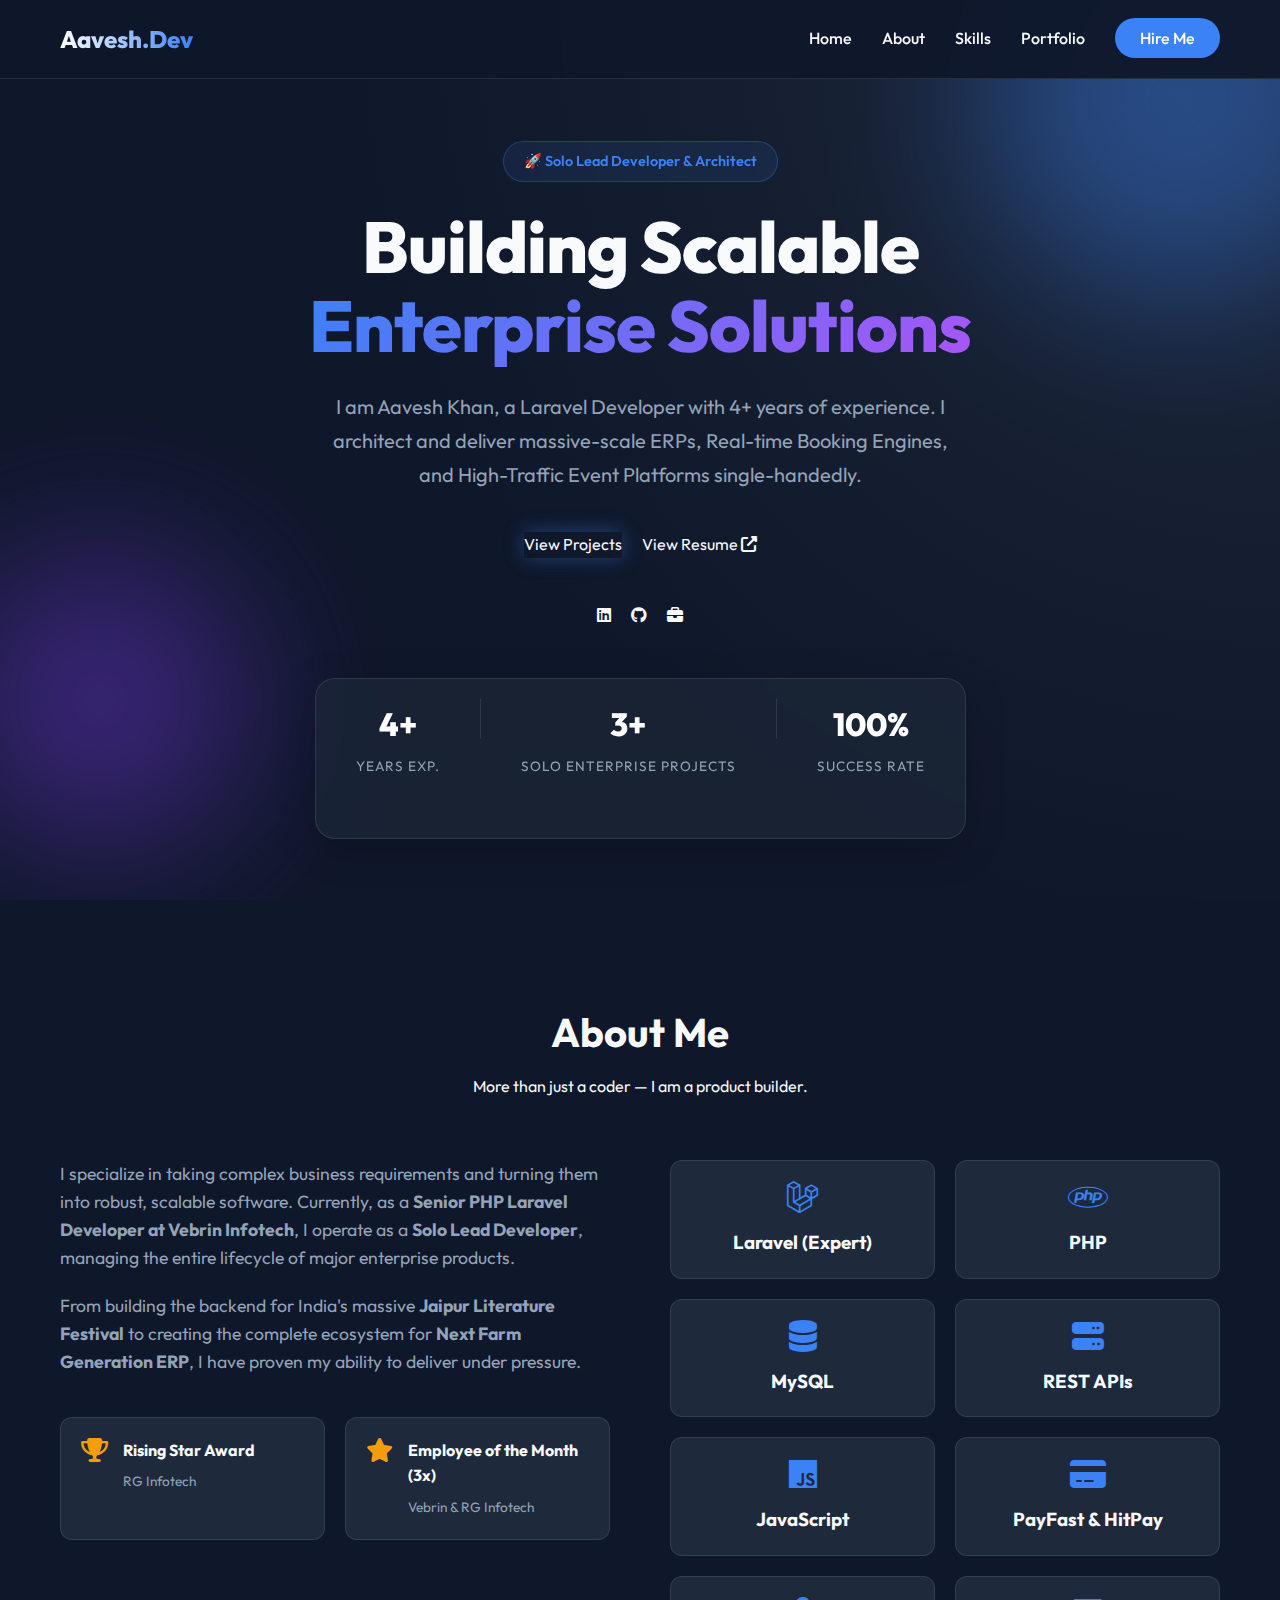
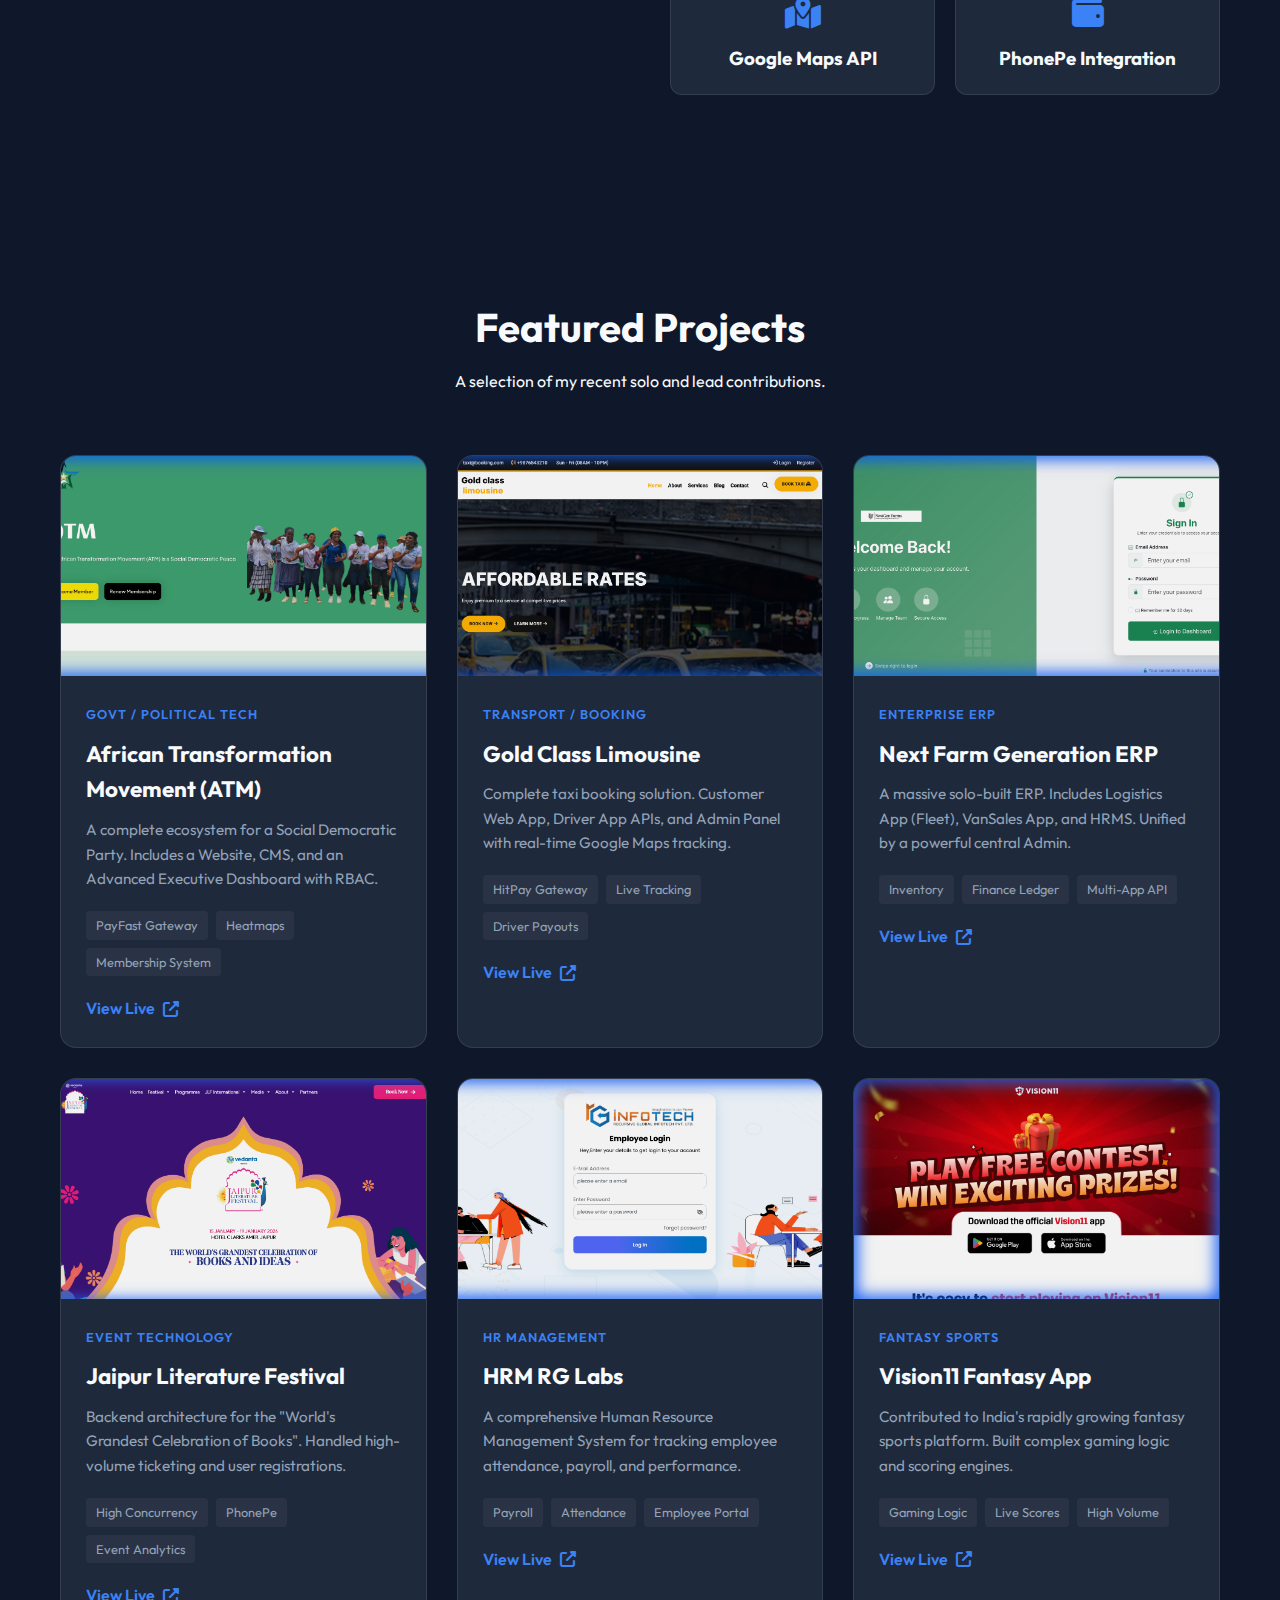
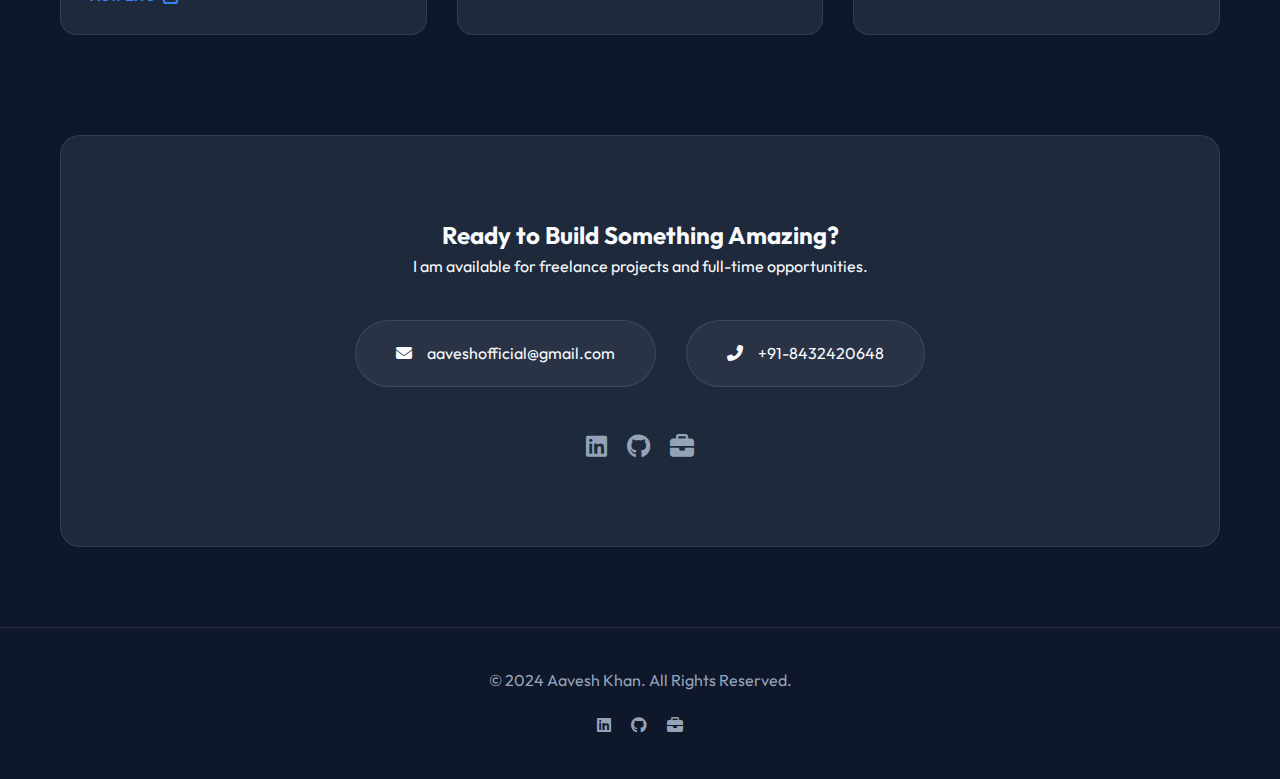
<file: index.html>
<!DOCTYPE html>
<html lang="en">

<head>
    <meta charset="UTF-8">
    <meta name="viewport" content="width=device-width, initial-scale=1.0">
    <title>Aavesh Khan | Elite Laravel Architect</title>
    <link rel="stylesheet" href="assets/css/style.css">
    <link rel="preconnect" href="https://fonts.googleapis.com">
    <link rel="preconnect" href="https://fonts.gstatic.com" crossorigin>
    <link href="https://fonts.googleapis.com/css2?family=Outfit:wght@300;400;500;600;700;800&display=swap"
        rel="stylesheet">
    <link rel="stylesheet" href="https://cdnjs.cloudflare.com/ajax/libs/font-awesome/6.4.0/css/all.min.css">
</head>

<body>

    <!-- Navigation -->
    <nav class="navbar">
        <div class="container">
            <div class="logo">Aavesh<span>.Dev</span></div>
            <ul class="nav-links">
                <li><a href="#home">Home</a></li>
                <li><a href="#about">About</a></li>
                <li><a href="#skills">Skills</a></li>
                <li><a href="#portfolio">Portfolio</a></li>
                <li><a href="#contact" class="btn-contact">Hire Me</a></li>
            </ul>
            <div class="menu-toggle">
                <i class="fas fa-bars"></i>
            </div>
        </div>
    </nav>

    <!-- Hero Section -->
    <section id="home" class="hero">
        <div class="hero-bg-elements">
            <div class="glow-blob blob-1"></div>
            <div class="glow-blob blob-2"></div>
        </div>

        <div class="hero-content">
            <div class="badge">🚀 Solo Lead Developer & Architect</div>
            <h1>Building Scalable <br> <span class="text-gradient">Enterprise Solutions</span></h1>
            <p>I am Aavesh Khan, a Laravel Developer with 4+ years of experience. I architect and deliver
                massive-scale ERPs, Real-time Booking Engines, and High-Traffic Event Platforms single-handedly.</p>

            <div class="hero-buttons">
                <a href="#portfolio" class="btn primary glow-effect">View Projects</a>
                <a href="assets/resume.html" target="_blank" class="btn secondary">View Resume <i
                        class="fas fa-external-link-alt"></i></a>
            </div>

            <div class="hero-socials animated-socials">
                <a href="https://www.linkedin.com/in/md-aavesh-1a8249196" target="_blank" title="LinkedIn"><i
                        class="fab fa-linkedin"></i></a>
                <a href="https://github.com/MohammedAavesh123" target="_blank" title="GitHub"><i
                        class="fab fa-github"></i></a>
                <a href="#" target="_blank" title="Upwork"><i class="fas fa-briefcase"></i></a>
            </div>

            <div class="stats-container glass-panel">
                <div class="stat-box">
                    <h3>4+</h3>
                    <p>Years Exp.</p>
                </div>
                <div class="stat-divider"></div>
                <div class="stat-box">
                    <h3>3+</h3>
                    <p>Solo Enterprise Projects</p>
                </div>
                <div class="stat-divider"></div>
                <div class="stat-box">
                    <h3>100%</h3>
                    <p>Success Rate</p>
                </div>
            </div>
        </div>
    </section>

    <!-- About Section -->
    <section id="about" class="about-section">
        <div class="container">
            <div class="section-title">
                <h2>About Me</h2>
                <p>More than just a coder — I am a product builder.</p>
            </div>
            <div class="about-grid">
                <div class="about-text">
                    <p>I specialize in taking complex business requirements and turning them into robust, scalable
                        software. Currently, as a <strong>Senior PHP Laravel Developer at Vebrin Infotech</strong>, I
                        operate as a <strong>Solo Lead Developer</strong>, managing the entire lifecycle of major
                        enterprise products.</p>
                    <p>From building the backend for India's massive <strong>Jaipur Literature Festival</strong> to
                        creating the complete ecosystem for <strong>Next Farm Generation ERP</strong>, I have proven my
                        ability to deliver under pressure.</p>

                    <div class="awards">
                        <div class="award-item">
                            <i class="fas fa-trophy"></i>
                            <div>
                                <h4>Rising Star Award</h4>
                                <span>RG Infotech</span>
                            </div>
                        </div>
                        <div class="award-item">
                            <i class="fas fa-star"></i>
                            <div>
                                <h4>Employee of the Month (3x)</h4>
                                <span>Vebrin & RG Infotech</span>
                            </div>
                        </div>
                    </div>
                </div>
                <div class="skills-grid" id="skills">
                    <div class="skill-card">
                        <i class="fab fa-laravel"></i>
                        <h3>Laravel (Expert)</h3>
                    </div>
                    <div class="skill-card">
                        <i class="fab fa-php"></i>
                        <h3>PHP</h3>
                    </div>
                    <div class="skill-card">
                        <i class="fas fa-database"></i>
                        <h3>MySQL</h3>
                    </div>
                    <div class="skill-card">
                        <i class="fas fa-server"></i>
                        <h3>REST APIs</h3>
                    </div>
                    <div class="skill-card">
                        <i class="fab fa-js"></i>
                        <h3>JavaScript</h3>
                    </div>
                    <div class="skill-card">
                        <i class="fas fa-credit-card"></i>
                        <h3>PayFast & HitPay</h3>
                    </div>
                    <div class="skill-card">
                        <i class="fas fa-map-marked-alt"></i>
                        <h3>Google Maps API</h3>
                    </div>
                    <div class="skill-card">
                        <i class="fas fa-wallet"></i>
                        <h3>PhonePe Integration</h3>
                    </div>
                </div>
            </div>
        </div>
    </section>

    <!-- Portfolio Section -->
    <section id="portfolio" class="portfolio-section">
        <div class="container">
            <div class="section-title">
                <h2>Featured Projects</h2>
                <p>A selection of my recent solo and lead contributions.</p>
            </div>

            <div class="projects-grid">

                <!-- Project 1: ATM -->
                <div class="project-card">
                    <div class="project-img">
                        <img src="assets/img/atm.png" alt="ATM Admin Panel">
                    </div>
                    <div class="project-info">
                        <span class="category">Govt / Political Tech</span>
                        <h3>African Transformation Movement (ATM)</h3>
                        <p>A complete ecosystem for a Social Democratic Party. Includes a Website, CMS, and an Advanced
                            Executive Dashboard with RBAC.</p>
                        <div class="tags">
                            <span>PayFast Gateway</span>
                            <span>Heatmaps</span>
                            <span>Membership System</span>
                        </div>
                        <a href="https://vebrin.xyz/atm_admin/" target="_blank" class="btn-link">View Live <i
                                class="fas fa-external-link-alt"></i></a>
                    </div>
                </div>

                <!-- Project 2: Gold Class -->
                <div class="project-card">
                    <div class="project-img">
                        <img src="assets/img/goldclass.png" alt="Gold Class Limousine">
                    </div>
                    <div class="project-info">
                        <span class="category">Transport / Booking</span>
                        <h3>Gold Class Limousine</h3>
                        <p>Complete taxi booking solution. Customer Web App, Driver App APIs, and Admin Panel with
                            real-time Google Maps tracking.</p>
                        <div class="tags">
                            <span>HitPay Gateway</span>
                            <span>Live Tracking</span>
                            <span>Driver Payouts</span>
                        </div>
                        <a href="https://vebrin.xyz/gold_class_limousine/" target="_blank" class="btn-link">View Live <i
                                class="fas fa-external-link-alt"></i></a>
                    </div>
                </div>

                <!-- Project 3: Next ERP -->
                <div class="project-card">
                    <div class="project-img">
                        <img src="assets/img/nexterp.png" alt="Next Farm ERP">
                    </div>
                    <div class="project-info">
                        <span class="category">Enterprise ERP</span>
                        <h3>Next Farm Generation ERP</h3>
                        <p>A massive solo-built ERP. Includes Logistics App (Fleet), VanSales App, and HRMS. Unified by
                            a powerful central Admin.</p>
                        <div class="tags">
                            <span>Inventory</span>
                            <span>Finance Ledger</span>
                            <span>Multi-App API</span>
                        </div>
                        <a href="https://nexterp-murex.vercel.app/" target="_blank" class="btn-link">View Live <i
                                class="fas fa-external-link-alt"></i></a>
                    </div>
                </div>

                <!-- Project 4: JLF -->
                <div class="project-card">
                    <div class="project-img">
                        <img src="assets/img/jlf.png" alt="Jaipur Literature Festival">
                    </div>
                    <div class="project-info">
                        <span class="category">Event Technology</span>
                        <h3>Jaipur Literature Festival</h3>
                        <p>Backend architecture for the "World's Grandest Celebration of Books". Handled high-volume
                            ticketing and user registrations.</p>
                        <div class="tags">
                            <span>High Concurrency</span>
                            <span>PhonePe</span>
                            <span>Event Analytics</span>
                        </div>
                        <a href="https://jaipurliteraturefestival.org/" target="_blank" class="btn-link">View Live <i
                                class="fas fa-external-link-alt"></i></a>
                    </div>
                </div>

                <!-- Project 5: HRM -->
                <div class="project-card">
                    <div class="project-img">
                        <img src="assets/img/hrm.png" alt="HRM RG Labs">
                    </div>
                    <div class="project-info">
                        <span class="category">HR Management</span>
                        <h3>HRM RG Labs</h3>
                        <p>A comprehensive Human Resource Management System for tracking employee attendance, payroll,
                            and performance.</p>
                        <div class="tags">
                            <span>Payroll</span>
                            <span>Attendance</span>
                            <span>Employee Portal</span>
                        </div>
                        <a href="https://hrm.rglabs.net/login" target="_blank" class="btn-link">View Live <i
                                class="fas fa-external-link-alt"></i></a>
                    </div>
                </div>

                <!-- Project 6: Vision11 -->
                <div class="project-card">
                    <div class="project-img">
                        <img src="assets/img/vision11.png" alt="Vision11 Fantasy App">
                    </div>
                    <div class="project-info">
                        <span class="category">Fantasy Sports</span>
                        <h3>Vision11 Fantasy App</h3>
                        <p>Contributed to India's rapidly growing fantasy sports platform. Built complex gaming logic
                            and scoring engines.</p>
                        <div class="tags">
                            <span>Gaming Logic</span>
                            <span>Live Scores</span>
                            <span>High Volume</span>
                        </div>
                        <a href="https://www.vision11.in/" target="_blank" class="btn-link">View Live <i
                                class="fas fa-external-link-alt"></i></a>
                    </div>
                </div>

            </div>
        </div>
    </section>

    <!-- Contact Section -->
    <section id="contact" class="contact-section">
        <div class="container">
            <div class="contact-wrapper">
                <h2>Ready to Build Something Amazing?</h2>
                <p>I am available for freelance projects and full-time opportunities.</p>
                <div class="contact-links">
                    <a href="mailto:aaveshofficial@gmail.com" class="contact-card">
                        <i class="fas fa-envelope"></i>
                        <span>aaveshofficial@gmail.com</span>
                    </a>
                    <a href="#" class="contact-card">
                        <i class="fas fa-phone-alt"></i>
                        <span>+91-8432420648</span>
                    </a>
                </div>
                <div class="contact-socials">
                    <a href="https://www.linkedin.com/in/md-aavesh-1a8249196" target="_blank" title="LinkedIn"><i
                            class="fab fa-linkedin"></i></a>
                    <a href="https://github.com/MohammedAavesh123" target="_blank" title="GitHub"><i
                            class="fab fa-github"></i></a>
                    <a href="#" target="_blank" title="Upwork"><i class="fas fa-briefcase"></i></a>
                </div>
            </div>
        </div>
    </section>

    <footer>
        <div class="container">
            <p>&copy; 2024 Aavesh Khan. All Rights Reserved.</p>
            <div class="social-links">
                <a href="https://www.linkedin.com/in/md-aavesh-1a8249196" target="_blank"><i
                        class="fab fa-linkedin"></i></a>
                <a href="https://github.com/MohammedAavesh123" target="_blank"><i class="fab fa-github"></i></a>
                <a href="#" target="_blank"><i class="fas fa-briefcase"></i></a>
            </div>
        </div>
    </footer>

    <script src="assets/js/script.js"></script>
</body>

</html>
</file>
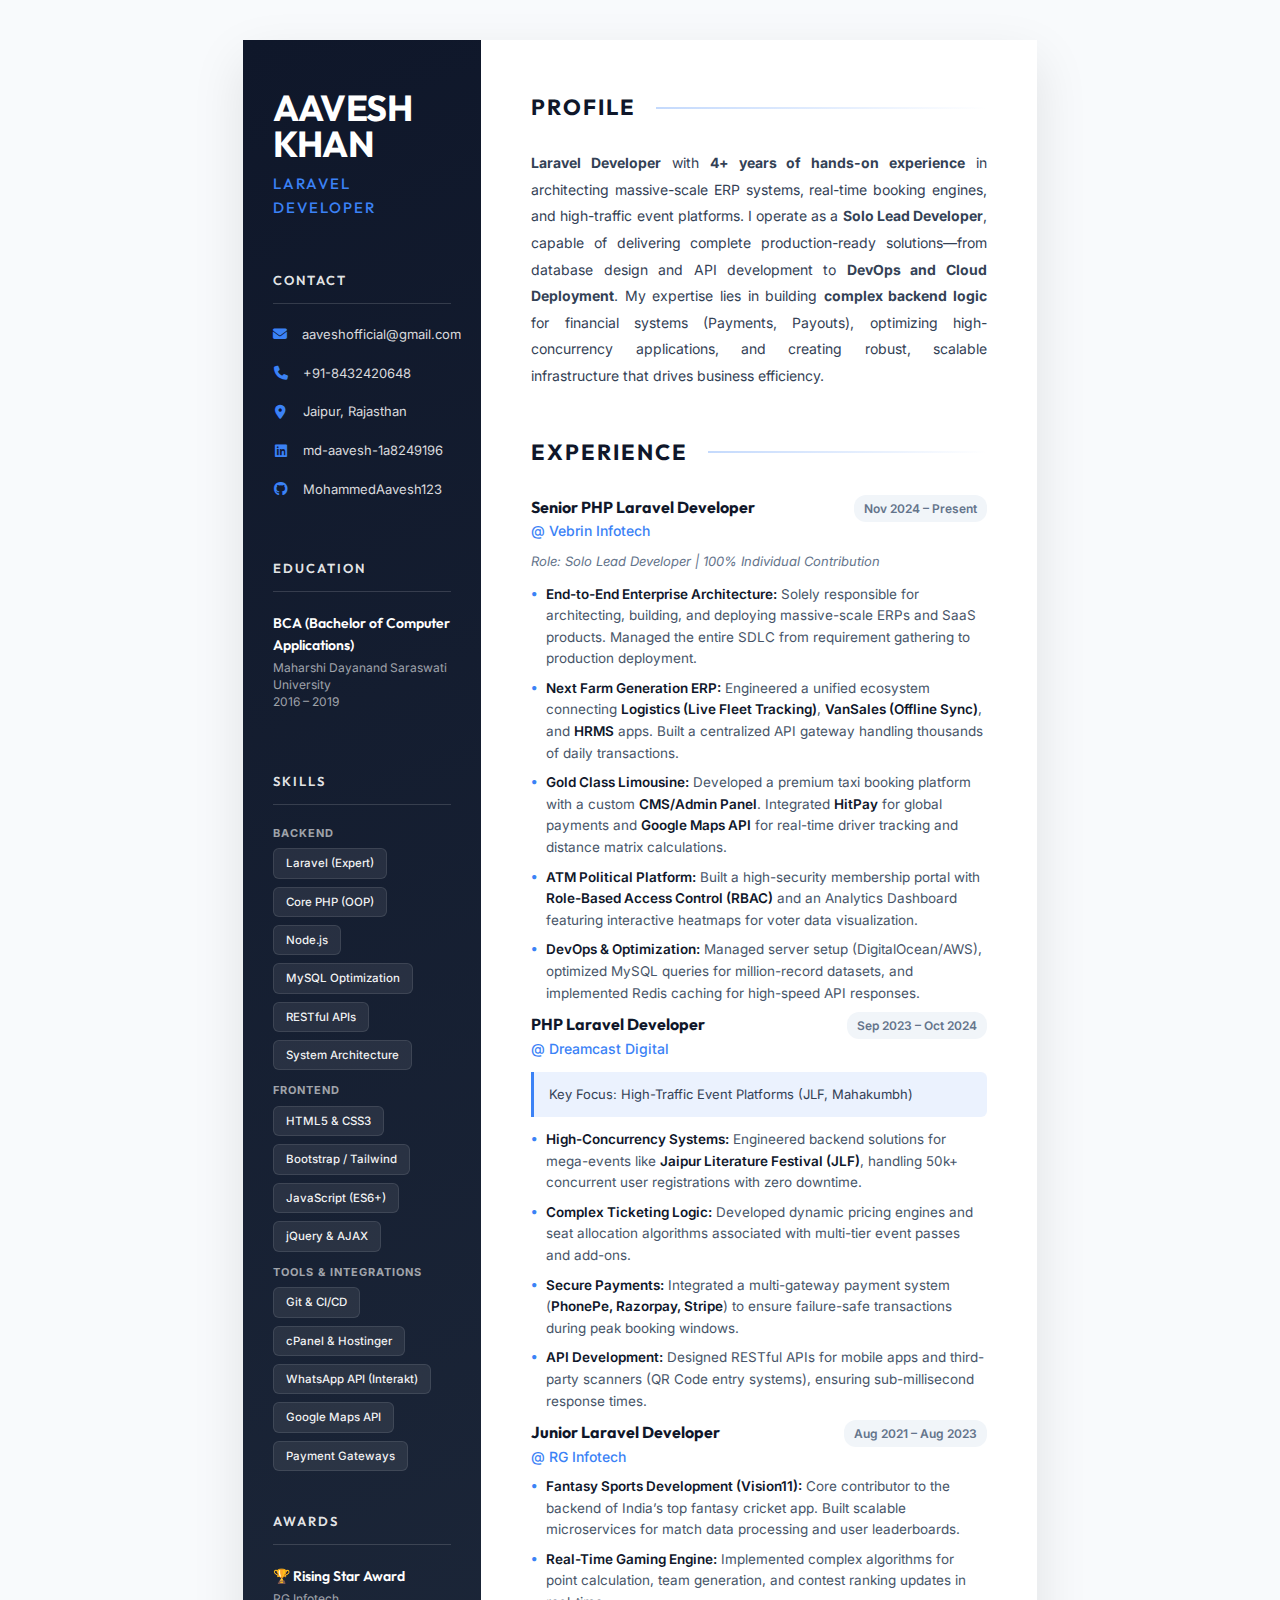
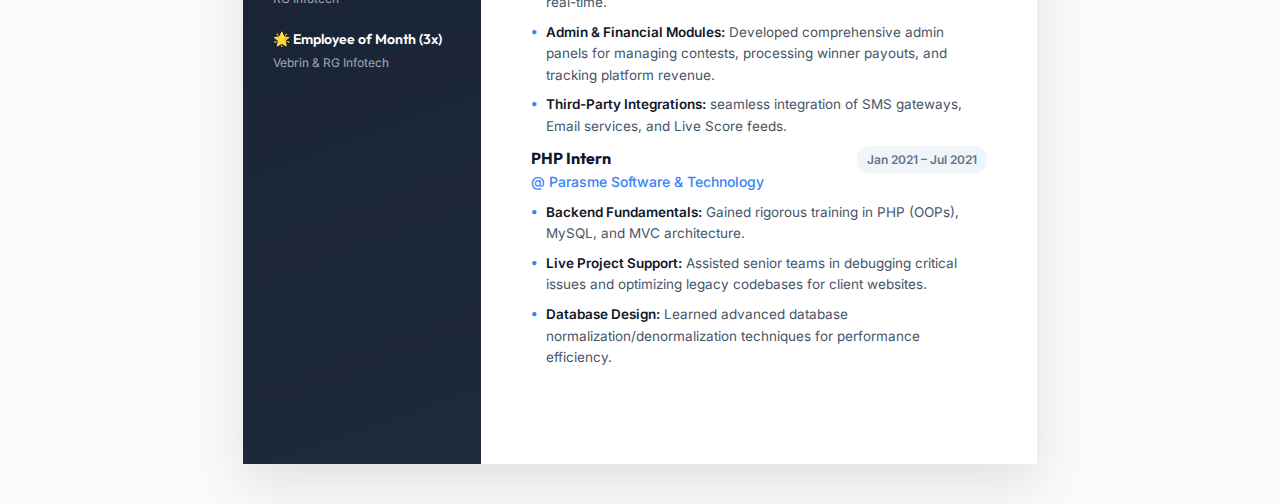
<file: resume.html>
<!DOCTYPE html>
<html lang="en">

<head>
    <meta charset="UTF-8">
    <meta name="viewport" content="width=device-width, initial-scale=1.0">
    <title>Aavesh Khan - Full Stack Developer Resume</title>
    <link rel="preconnect" href="https://fonts.googleapis.com">
    <link rel="preconnect" href="https://fonts.gstatic.com" crossorigin>
    <link
        href="https://fonts.googleapis.com/css2?family=Inter:wght@300;400;500;600;700&family=Outfit:wght@300;400;500;600;700&display=swap"
        rel="stylesheet">
    <link rel="stylesheet" href="https://cdnjs.cloudflare.com/ajax/libs/font-awesome/6.4.0/css/all.min.css">
    <style>
        :root {
            /* Premium Palette */
            --sidebar-bg-from: #0f172a;
            /* Slate 900 */
            --sidebar-bg-to: #1e293b;
            /* Slate 800 */
            --sidebar-text: #f1f5f9;
            --main-bg: #ffffff;
            --primary-text: #334155;
            /* Slate 700 */
            --secondary-text: #64748b;
            /* Slate 500 */
            --accent-color: #3b82f6;
            /* Royal Blue */
            --accent-light: rgba(59, 130, 246, 0.1);
            --heading-color: #0f172a;
            --border-color: #e2e8f0;
        }

        * {
            margin: 0;
            padding: 0;
            box-sizing: border-box;
            -webkit-print-color-adjust: exact;
            print-color-adjust: exact;
        }

        body {
            font-family: 'Inter', sans-serif;
            background-color: #f8fafc;
            font-size: 13.5px;
            line-height: 1.6;
            color: var(--primary-text);
        }

        .page {
            width: 210mm;
            min-height: 297mm;
            height: auto;
            margin: 40px auto;
            background: white;
            display: grid;
            grid-template-columns: 30% 70%;
            /* Revised Golden Ratio-ish */
            box-shadow: 0 20px 50px rgba(0, 0, 0, 0.1);
            overflow: visible;
        }

        /* Print Specifics */
        @media print {
            .page {
                width: 210mm;
                min-height: 297mm;
                margin: 0 auto;
                background: white;
                box-shadow: none;
                display: grid;
                grid-template-columns: 280px 1fr;
                size: A4;
            }

            body {
                background: white;
            }

            @page {
                margin: 0;
            }
        }

        /* --- SIDEBAR --- */
        .sidebar {
            background: linear-gradient(160deg, var(--sidebar-bg-from) 0%, var(--sidebar-bg-to) 100%);
            color: var(--sidebar-text);
            padding: 50px 30px;
            display: flex;
            flex-direction: column;
            gap: 40px;
            /* More breathing room */
        }

        .profile-name-container {
            margin-bottom: 10px;
        }

        .name {
            font-family: 'Outfit', sans-serif;
            font-size: 36px;
            /* Larger and Bolder */
            font-weight: 700;
            line-height: 1;
            margin-bottom: 10px;
            color: #fff;
            text-transform: uppercase;
            letter-spacing: -0.5px;
        }

        .job-title {
            font-family: 'Outfit', sans-serif;
            font-size: 15px;
            font-weight: 500;
            color: var(--accent-color);
            text-transform: uppercase;
            letter-spacing: 2px;
        }

        .sidebar-section h3 {
            font-family: 'Outfit', sans-serif;
            font-size: 13px;
            font-weight: 600;
            text-transform: uppercase;
            letter-spacing: 2px;
            border-bottom: 1px solid rgba(255, 255, 255, 0.15);
            padding-bottom: 12px;
            margin-bottom: 20px;
            color: rgba(255, 255, 255, 0.9);
        }

        .contact-list,
        .edu-list,
        .awards-list {
            list-style: none;
        }

        .contact-item {
            display: flex;
            align-items: center;
            gap: 15px;
            margin-bottom: 18px;
            font-size: 13px;
            color: rgba(255, 255, 255, 0.85);
        }

        .contact-item i {
            color: var(--accent-color);
            font-size: 14px;
            width: 15px;
            text-align: center;
        }

        .contact-item a {
            color: inherit;
            text-decoration: none;
            transition: 0.2s;
        }

        .skill-tags {
            display: flex;
            flex-wrap: wrap;
            gap: 8px;
        }

        .skill-tag {
            background: rgba(255, 255, 255, 0.08);
            /* Frosted Glass look */
            border: 1px solid rgba(255, 255, 255, 0.1);
            padding: 5px 12px;
            border-radius: 6px;
            /* Pill shape */
            font-size: 11.5px;
            font-weight: 500;
            color: rgba(255, 255, 255, 0.95);
        }

        .edu-item,
        .award-item {
            margin-bottom: 20px;
        }

        .edu-degree,
        .award-title {
            font-family: 'Outfit', sans-serif;
            font-weight: 600;
            font-size: 14px;
            color: #fff;
            display: block;
            margin-bottom: 4px;
        }

        .edu-school,
        .award-org {
            font-size: 12px;
            color: rgba(255, 255, 255, 0.6);
            display: block;
            line-height: 1.4;
        }

        /* --- MAIN CONTENT --- */
        .main-content {
            padding: 50px 50px;
            color: var(--primary-text);
            background-color: #fff;
        }

        .main-section {
            margin-bottom: 45px;
        }

        .section-header {
            display: flex;
            align-items: center;
            gap: 20px;
            margin-bottom: 25px;
        }

        .section-header h2 {
            font-family: 'Outfit', sans-serif;
            font-size: 22px;
            font-weight: 700;
            text-transform: uppercase;
            letter-spacing: 2px;
            color: var(--heading-color);
        }

        .section-header .line {
            height: 2px;
            flex-grow: 1;
            background: linear-gradient(to right, var(--accent-color), transparent);
            opacity: 0.3;
        }

        .summary-text {
            font-size: 14px;
            color: var(--primary-text);
            text-align: justify;
            line-height: 1.9;
        }

        .experience-item {
            margin-bottom: 35px;
            position: relative;
            padding-left: 20px;
            border-left: 2px solid var(--border-color);
        }

        .experience-item::before {
            content: '';
            position: absolute;
            left: -6px;
            /* Center circle on line */
            top: 6px;
            width: 10px;
            height: 10px;
            background: #fff;
            border: 2px solid var(--accent-color);
            border-radius: 50%;
        }

        .exp-header {
            display: flex;
            justify-content: space-between;
            align-items: baseline;
            margin-bottom: 8px;
        }

        .exp-header .role-company {
            display: flex;
            flex-direction: column;
        }

        .exp-role {
            font-family: 'Outfit', sans-serif;
            font-weight: 700;
            font-size: 16px;
            color: var(--heading-color);
        }

        .exp-company {
            font-weight: 500;
            color: var(--accent-color);
            font-size: 14px;
        }

        .exp-date {
            font-size: 12px;
            font-weight: 600;
            color: var(--secondary-text);
            background: #f1f5f9;
            padding: 4px 10px;
            border-radius: 12px;
        }

        .exp-desc {
            font-size: 13px;
            color: var(--secondary-text);
            margin-bottom: 12px;
            font-style: italic;
        }

        .project-list-main {
            list-style: none;
        }

        .project-li {
            position: relative;
            padding-left: 15px;
            margin-bottom: 8px;
            font-size: 13.5px;
            line-height: 1.6;
            color: #475569;
        }

        .project-li::before {
            content: "•";
            position: absolute;
            left: 0;
            color: var(--accent-color);
            font-weight: bold;
            top: -1px;
        }

        .project-li strong {
            color: var(--heading-color);
            font-weight: 600;
        }

        .highlight-box {
            background: var(--accent-light);
            border-left: 3px solid var(--accent-color);
            padding: 12px 15px;
            margin: 12px 0;
            font-size: 13px;
            color: #334155;
            border-radius: 0 6px 6px 0;
        }

        /* Mobile Responsive Styles */

        /* Tablets and below (768px) */
        @media (max-width: 768px) {
            body {
                font-size: 12px;
                background-color: #f8f9fa;
                padding: 10px;
            }

            .page {
                width: 100% !important;
                max-width: 100% !important;
                margin: 0 auto;
                display: flex !important;
                flex-direction: column !important;
                box-shadow: 0 2px 10px rgba(0, 0, 0, 0.1);
                min-height: auto;
                border-radius: 8px;
                overflow: visible !important;
                height: auto !important;
            }

            .sidebar {
                padding: 30px 25px;
                gap: 25px;
                border-right: none;
                border-bottom: 3px solid var(--accent-color);
            }

            .name {
                font-size: 28px;
                text-align: center;
            }

            .job-title {
                font-size: 13px;
                letter-spacing: 2px;
                text-align: center;
            }

            .sidebar-section h3 {
                font-size: 12px;
                letter-spacing: 2px;
            }

            .contact-item {
                font-size: 11px;
                gap: 12px;
                margin-bottom: 15px;
                flex-wrap: wrap;
            }

            .contact-item i {
                font-size: 14px;
                min-width: 20px;
            }

            .skill-tag {
                font-size: 10px;
                padding: 5px 10px;
                margin: 4px;
            }

            .edu-degree,
            .award-title {
                font-size: 13px;
            }

            .edu-school,
            .award-org {
                font-size: 11px;
            }

            .main-content {
                padding: 30px 25px;
            }

            .section-header h2 {
                font-size: 18px;
                letter-spacing: 2px;
            }

            .summary-text {
                font-size: 12px;
                text-align: left;
                line-height: 1.8;
            }

            .exp-role {
                font-size: 14px;
            }

            .exp-company {
                font-size: 12px;
            }

            .exp-date {
                font-size: 10px;
                padding: 4px 10px;
            }

            .exp-header {
                flex-direction: column;
                align-items: flex-start;
                gap: 8px;
            }

            .exp-desc {
                font-size: 11.5px;
                line-height: 1.7;
            }

            .project-li {
                font-size: 12px;
                line-height: 1.6;
                margin-bottom: 8px;
            }

            .highlight-box {
                font-size: 11.5px;
                padding: 12px 15px;
            }

            .experience-item {
                margin-bottom: 30px;
                padding-bottom: 25px;
            }
        }

        /* Small Mobile Devices (576px and below) */
        @media (max-width: 576px) {
            body {
                font-size: 11px;
                padding: 5px;
            }

            .page {
                border-radius: 0;
                box-shadow: none;
            }

            .sidebar {
                padding: 20px 15px;
                gap: 20px;
            }

            .name {
                font-size: 24px;
            }

            .job-title {
                font-size: 11px;
                letter-spacing: 1.5px;
            }

            .sidebar-section h3 {
                font-size: 11px;
            }

            .contact-item {
                font-size: 10px;
                gap: 10px;
            }

            .contact-item i {
                font-size: 12px;
            }

            .skill-tag {
                font-size: 9px;
                padding: 4px 8px;
            }

            .main-content {
                padding: 20px 15px;
            }

            .section-header h2 {
                font-size: 16px;
            }

            .summary-text {
                font-size: 11px;
                line-height: 1.7;
            }

            .exp-role {
                font-size: 13px;
            }

            .exp-company {
                font-size: 11px;
            }

            .exp-date {
                font-size: 9px;
                padding: 3px 8px;
            }

            .exp-desc {
                font-size: 10.5px;
            }

            .project-li {
                font-size: 11px;
            }

            .highlight-box {
                font-size: 10.5px;
                padding: 10px 12px;
            }

            .experience-item {
                margin-bottom: 25px;
                padding-bottom: 20px;
            }
        }

        /* Extra Small Devices (375px and below) */
        @media (max-width: 375px) {
            body {
                font-size: 10px;
                padding: 0;
            }

            .sidebar {
                padding: 15px 12px;
            }

            .name {
                font-size: 22px;
            }

            .job-title {
                font-size: 10px;
            }

            .contact-item {
                font-size: 9.5px;
            }

            .skill-tag {
                font-size: 8.5px;
                padding: 3px 7px;
            }

            .main-content {
                padding: 15px 12px;
            }

            .section-header h2 {
                font-size: 15px;
            }

            .summary-text {
                font-size: 10.5px;
            }

            .exp-role {
                font-size: 12px;
            }

            .exp-desc {
                font-size: 10px;
            }
        }


        @media (max-width: 576px) {
            body {
                font-size: 10.5px;
            }

            .sidebar {
                padding: 20px 15px;
                gap: 18px;
            }

            .name {
                font-size: 22px;
            }

            .job-title {
                font-size: 11px;
            }

            .main-content {
                padding: 20px 15px;
            }

            .section-header h2 {
                font-size: 15px;
            }

            .summary-text {
                font-size: 10.5px;
            }

            .exp-role {
                font-size: 12px;
            }

            .project-li {
                font-size: 10.5px;
            }
        }
    </style>
</head>

<body>

    <div class="page">

        <!-- LEFT SIDEBAR -->
        <div class="sidebar">
            <div class="profile-name-container">
                <h1 class="name">Aavesh<br>Khan</h1>
                <div class="job-title">Laravel Developer</div>
            </div>

            <div class="sidebar-section">
                <h3>Contact</h3>
                <ul class="contact-list">
                    <li class="contact-item">
                        <i class="fas fa-envelope"></i>
                        <a href="mailto:aaveshofficial@gmail.com">aaveshofficial@gmail.com</a>
                    </li>
                    <li class="contact-item">
                        <i class="fas fa-phone"></i>
                        <span>+91-8432420648</span>
                    </li>
                    <li class="contact-item">
                        <i class="fas fa-map-marker-alt"></i>
                        <span>Jaipur, Rajasthan</span>
                    </li>
                    <li class="contact-item">
                        <i class="fab fa-linkedin"></i>
                        <a href="https://www.linkedin.com/in/md-aavesh-1a8249196">md-aavesh-1a8249196</a>
                    </li>
                    <li class="contact-item">
                        <i class="fab fa-github"></i>
                        <a href="https://github.com/MohammedAavesh123">MohammedAavesh123</a>
                    </li>
                </ul>
            </div>

            <div class="sidebar-section">
                <h3>Education</h3>
                <div class="edu-item">
                    <span class="edu-degree">BCA (Bachelor of Computer Applications)</span>
                    <span class="edu-school">Maharshi Dayanand Saraswati University<br>2016 – 2019</span>
                </div>
            </div>

            <div class="sidebar-section">
                <h3>Skills</h3>

                <!-- Backend -->
                <div style="margin-bottom: 12px;">
                    <h4
                        style="font-size: 11px; color: rgba(255,255,255,0.6); text-transform: uppercase; letter-spacing: 1px; margin-bottom: 6px;">
                        Backend</h4>
                    <div class="skill-tags">
                        <span class="skill-tag">Laravel (Expert)</span>
                        <span class="skill-tag">Core PHP (OOP)</span>
                        <span class="skill-tag">Node.js</span>
                        <span class="skill-tag">MySQL Optimization</span>
                        <span class="skill-tag">RESTful APIs</span>
                        <span class="skill-tag">System Architecture</span>
                    </div>
                </div>

                <!-- Frontend -->
                <div style="margin-bottom: 12px;">
                    <h4
                        style="font-size: 11px; color: rgba(255,255,255,0.6); text-transform: uppercase; letter-spacing: 1px; margin-bottom: 6px;">
                        Frontend</h4>
                    <div class="skill-tags">
                        <span class="skill-tag">HTML5 & CSS3</span>
                        <span class="skill-tag">Bootstrap / Tailwind</span>
                        <span class="skill-tag">JavaScript (ES6+)</span>
                        <span class="skill-tag">jQuery & AJAX</span>
                    </div>
                </div>

                <!-- Tools -->
                <div>
                    <h4
                        style="font-size: 11px; color: rgba(255,255,255,0.6); text-transform: uppercase; letter-spacing: 1px; margin-bottom: 6px;">
                        Tools & Integrations</h4>
                    <div class="skill-tags">
                        <span class="skill-tag">Git & CI/CD</span>
                        <span class="skill-tag">cPanel & Hostinger</span>
                        <span class="skill-tag">WhatsApp API (Interakt)</span>
                        <span class="skill-tag">Google Maps API</span>
                        <span class="skill-tag">Payment Gateways</span>
                    </div>
                </div>
            </div>

            <div class="sidebar-section">
                <h3>Awards</h3>
                <div class="award-item">
                    <span class="award-title">🏆 Rising Star Award</span>
                    <span class="award-org">RG Infotech</span>
                </div>
                <div class="award-item">
                    <span class="award-title">🌟 Employee of Month (3x)</span>
                    <span class="award-org">Vebrin & RG Infotech</span>
                </div>
            </div>
        </div>

        <!-- RIGHT MAIN CONTENT -->
        <div class="main-content">

            <div class="main-section">
                <div class="section-header">
                    <h2>Profile</h2>
                    <div class="line"></div>
                </div>
                <p class="summary-text">
                    <strong>Laravel Developer</strong> with <strong>4+ years of hands-on experience</strong> in
                    architecting massive-scale ERP systems, real-time booking engines, and high-traffic event platforms.
                    I operate as a <strong>Solo Lead Developer</strong>, capable of delivering complete production-ready
                    solutions—from database design and API development to <strong>DevOps and Cloud Deployment</strong>.
                    My expertise lies in building <strong>complex backend logic</strong> for financial systems
                    (Payments, Payouts), optimizing high-concurrency applications, and creating robust, scalable
                    infrastructure that drives business efficiency.
                </p>
            </div>

            <div class="main-section">
                <div class="section-header">
                    <h2>Experience</h2>
                    <div class="line"></div>
                </div>

                <!-- Role 1 -->
                <div class="experience-card">
                    <div class="exp-header">
                        <div class="role-company">
                            <span class="exp-role">Senior PHP Laravel Developer</span> <span class="exp-company">@
                                Vebrin Infotech</span>
                        </div>
                        <span class="exp-date">Nov 2024 – Present</span>
                    </div>
                    <div class="exp-desc">Role: Solo Lead Developer | 100% Individual Contribution</div>
                    <ul class="project-list-main">
                        <li class="project-li"><strong>End-to-End Enterprise Architecture:</strong> Solely responsible
                            for architecting, building, and deploying massive-scale ERPs and SaaS products. Managed the
                            entire SDLC from requirement gathering to production deployment.</li>
                        <li class="project-li"><strong>Next Farm Generation ERP:</strong> Engineered a unified ecosystem
                            connecting <strong>Logistics (Live Fleet Tracking)</strong>, <strong>VanSales (Offline
                                Sync)</strong>, and <strong>HRMS</strong> apps. Built a centralized API gateway handling
                            thousands of daily transactions.</li>
                        <li class="project-li"><strong>Gold Class Limousine:</strong> Developed a premium taxi booking
                            platform with a custom <strong>CMS/Admin Panel</strong>. Integrated <strong>HitPay</strong>
                            for global payments and <strong>Google Maps API</strong> for real-time driver tracking and
                            distance matrix calculations.</li>
                        <li class="project-li"><strong>ATM Political Platform:</strong> Built a high-security membership
                            portal with <strong>Role-Based Access Control (RBAC)</strong> and an Analytics Dashboard
                            featuring interactive heatmaps for voter data visualization.</li>
                        <li class="project-li"><strong>DevOps & Optimization:</strong> Managed server setup
                            (DigitalOcean/AWS), optimized MySQL queries for million-record datasets, and implemented
                            Redis caching for high-speed API responses.</li>
                    </ul>
                </div>

                <!-- Role 2 -->
                <div class="experience-card">
                    <div class="exp-header">
                        <div class="role-company">
                            <span class="exp-role">PHP Laravel Developer</span> <span class="exp-company">@ Dreamcast
                                Digital</span>
                        </div>
                        <span class="exp-date">Sep 2023 – Oct 2024</span>
                    </div>
                    <div class="highlight-box">
                        Key Focus: High-Traffic Event Platforms (JLF, Mahakumbh)
                    </div>
                    <ul class="project-list-main" style="margin-top: 10px;">
                        <li class="project-li"><strong>High-Concurrency Systems:</strong> Engineered backend solutions
                            for mega-events like <strong>Jaipur Literature Festival (JLF)</strong>, handling 50k+
                            concurrent user registrations with zero downtime.</li>
                        <li class="project-li"><strong>Complex Ticketing Logic:</strong> Developed dynamic pricing
                            engines and seat allocation algorithms associated with multi-tier event passes and add-ons.
                        </li>
                        <li class="project-li"><strong>Secure Payments:</strong> Integrated a multi-gateway payment
                            system (<strong>PhonePe, Razorpay, Stripe</strong>) to ensure failure-safe transactions
                            during peak booking windows.</li>
                        <li class="project-li"><strong>API Development:</strong> Designed RESTful APIs for mobile apps
                            and third-party scanners (QR Code entry systems), ensuring sub-millisecond response times.
                        </li>
                    </ul>
                </div>

                <!-- Role 3 -->
                <div class="experience-card">
                    <div class="exp-header">
                        <div class="role-company">
                            <span class="exp-role">Junior Laravel Developer</span> <span class="exp-company">@ RG
                                Infotech</span>
                        </div>
                        <span class="exp-date">Aug 2021 – Aug 2023</span>
                    </div>
                    <ul class="project-list-main">
                        <li class="project-li"><strong>Fantasy Sports Development (Vision11):</strong> Core contributor
                            to the backend of India’s top fantasy cricket app. Built scalable microservices for match
                            data processing and user leaderboards.</li>
                        <li class="project-li"><strong>Real-Time Gaming Engine:</strong> Implemented complex algorithms
                            for point calculation, team generation, and contest ranking updates in real-time.</li>
                        <li class="project-li"><strong>Admin & Financial Modules:</strong> Developed comprehensive admin
                            panels for managing contests, processing winner payouts, and tracking platform revenue.</li>
                        <li class="project-li"><strong>Third-Party Integrations:</strong> seamless integration of SMS
                            gateways, Email services, and Live Score feeds.</li>
                    </ul>
                </div>

                <!-- Role 4 -->
                <div class="experience-card">
                    <div class="exp-header">
                        <div class="role-company">
                            <span class="exp-role">PHP Intern</span> <span class="exp-company">@ Parasme Software &
                                Technology</span>
                        </div>
                        <span class="exp-date">Jan 2021 – Jul 2021</span>
                    </div>
                    <ul class="project-list-main">
                        <li class="project-li"><strong>Backend Fundamentals:</strong> Gained rigorous training in PHP
                            (OOPs), MySQL, and MVC architecture.</li>
                        <li class="project-li"><strong>Live Project Support:</strong> Assisted senior teams in debugging
                            critical issues and optimizing legacy codebases for client websites.</li>
                        <li class="project-li"><strong>Database Design:</strong> Learned advanced database
                            normalization/denormalization techniques for performance efficiency.</li>
                    </ul>
                </div>
            </div>

        </div>
    </div>

</body>

</html>
</file>
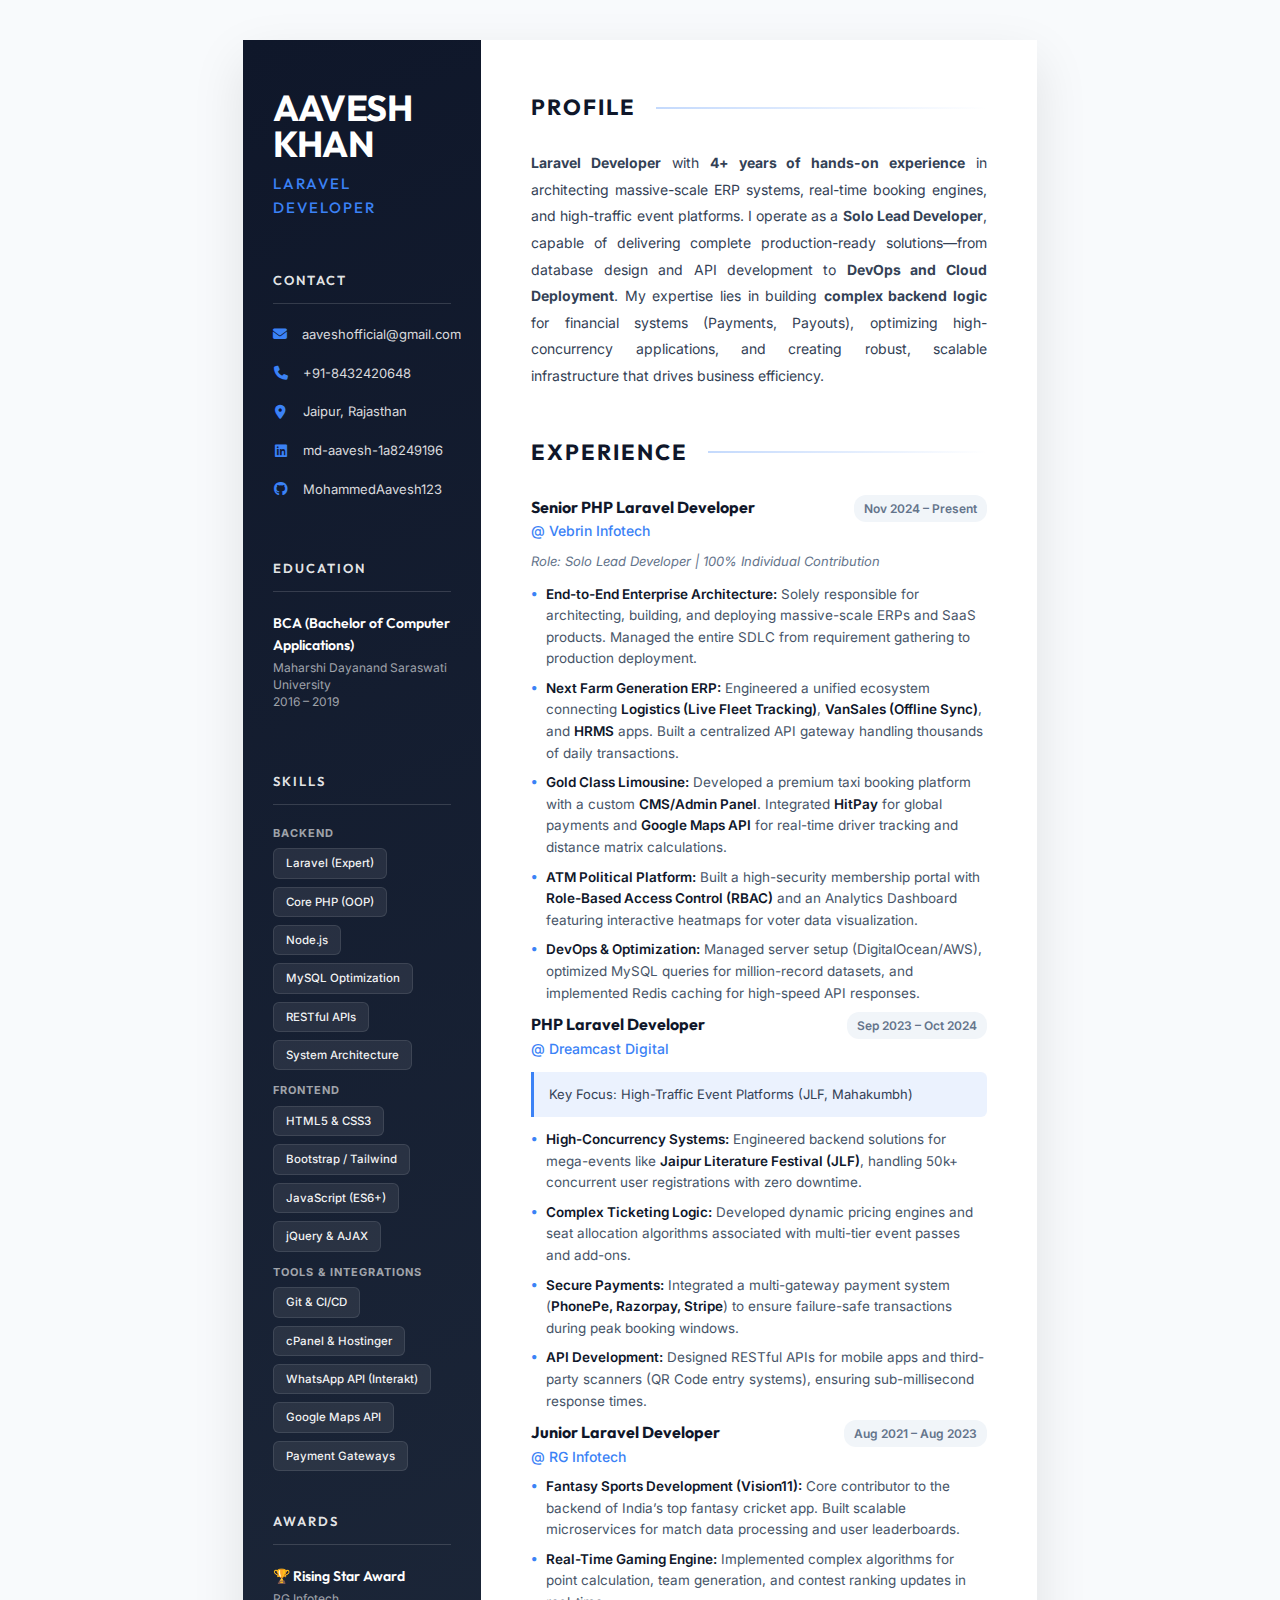
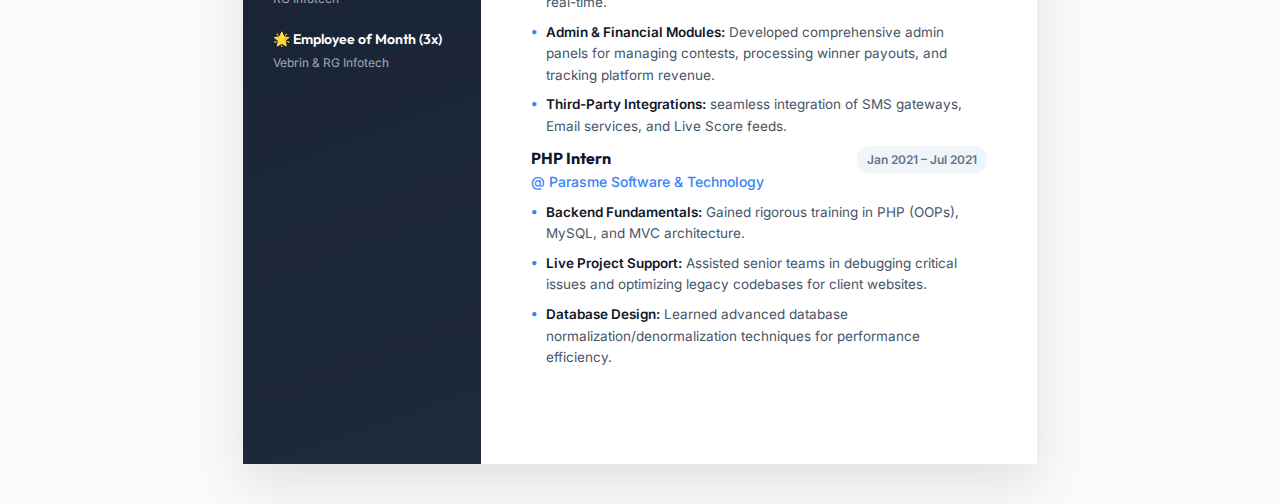
<file: assets/resume.html>
<!DOCTYPE html>
<html lang="en">

<head>
    <meta charset="UTF-8">
    <meta name="viewport" content="width=device-width, initial-scale=1.0">
    <title>Aavesh Khan - Resume</title>
    <link rel="preconnect" href="https://fonts.googleapis.com">
    <link rel="preconnect" href="https://fonts.gstatic.com" crossorigin>
    <link
        href="https://fonts.googleapis.com/css2?family=Inter:wght@300;400;500;600&family=Outfit:wght@300;400;500;600;700&display=swap"
        rel="stylesheet">
    <link rel="stylesheet" href="https://cdnjs.cloudflare.com/ajax/libs/font-awesome/6.4.0/css/all.min.css">
    <style>
        :root {
            /* Premium Palette */
            --sidebar-bg-from: #0f172a;
            /* Slate 900 */
            --sidebar-bg-to: #1e293b;
            /* Slate 800 */
            --sidebar-text: #f1f5f9;
            --main-bg: #ffffff;
            --primary-text: #334155;
            /* Slate 700 */
            --secondary-text: #64748b;
            /* Slate 500 */
            --accent-color: #3b82f6;
            /* Royal Blue */
            --accent-light: rgba(59, 130, 246, 0.1);
            --heading-color: #0f172a;
            --border-color: #e2e8f0;
        }

        * {
            margin: 0;
            padding: 0;
            box-sizing: border-box;
            -webkit-print-color-adjust: exact;
            print-color-adjust: exact;
        }

        body {
            font-family: 'Inter', sans-serif;
            background-color: #f8fafc;
            font-size: 13.5px;
            line-height: 1.6;
            color: var(--primary-text);
        }

        .page {
            width: 210mm;
            min-height: 297mm;
            height: auto;
            margin: 40px auto;
            background: white;
            display: grid;
            grid-template-columns: 30% 70%;
            /* Revised Golden Ratio-ish */
            box-shadow: 0 20px 50px rgba(0, 0, 0, 0.1);
            overflow: visible;
        }

        /* Print Specifics */
        @media print {
            .page {
                width: 100%;
                margin: 0;
                box-shadow: none;
                min-height: 100vh;
                height: auto;
                grid-template-columns: 30% 70%;
                overflow: visible;
            }

            body {
                background-color: white;
            }

            @page {
                margin: 0;
                size: A4;
            }
        }

        /* --- SIDEBAR --- */
        .sidebar {
            background: linear-gradient(160deg, var(--sidebar-bg-from) 0%, var(--sidebar-bg-to) 100%);
            color: var(--sidebar-text);
            padding: 50px 30px;
            display: flex;
            flex-direction: column;
            gap: 40px;
            /* More breathing room */
        }

        .profile-name-container {
            margin-bottom: 10px;
        }

        .name {
            font-family: 'Outfit', sans-serif;
            font-size: 36px;
            /* Larger and Bolder */
            font-weight: 700;
            line-height: 1;
            margin-bottom: 10px;
            color: #fff;
            text-transform: uppercase;
            letter-spacing: -0.5px;
        }

        .job-title {
            font-family: 'Outfit', sans-serif;
            font-size: 15px;
            font-weight: 500;
            color: var(--accent-color);
            text-transform: uppercase;
            letter-spacing: 2px;
        }

        .sidebar-section h3 {
            font-family: 'Outfit', sans-serif;
            font-size: 13px;
            font-weight: 600;
            text-transform: uppercase;
            letter-spacing: 2px;
            border-bottom: 1px solid rgba(255, 255, 255, 0.15);
            padding-bottom: 12px;
            margin-bottom: 20px;
            color: rgba(255, 255, 255, 0.9);
        }

        .contact-list,
        .edu-list,
        .awards-list {
            list-style: none;
        }

        .contact-item {
            display: flex;
            align-items: center;
            gap: 15px;
            margin-bottom: 18px;
            font-size: 13px;
            color: rgba(255, 255, 255, 0.85);
        }

        .contact-item i {
            color: var(--accent-color);
            font-size: 14px;
            width: 15px;
            text-align: center;
        }

        .contact-item a {
            color: inherit;
            text-decoration: none;
            transition: 0.2s;
        }

        .skill-tags {
            display: flex;
            flex-wrap: wrap;
            gap: 8px;
        }

        .skill-tag {
            background: rgba(255, 255, 255, 0.08);
            /* Frosted Glass look */
            border: 1px solid rgba(255, 255, 255, 0.1);
            padding: 5px 12px;
            border-radius: 6px;
            /* Pill shape */
            font-size: 11.5px;
            font-weight: 500;
            color: rgba(255, 255, 255, 0.95);
        }

        .edu-item,
        .award-item {
            margin-bottom: 20px;
        }

        .edu-degree,
        .award-title {
            font-family: 'Outfit', sans-serif;
            font-weight: 600;
            font-size: 14px;
            color: #fff;
            display: block;
            margin-bottom: 4px;
        }

        .edu-school,
        .award-org {
            font-size: 12px;
            color: rgba(255, 255, 255, 0.6);
            display: block;
            line-height: 1.4;
        }

        /* --- MAIN CONTENT --- */
        .main-content {
            padding: 50px 50px;
            color: var(--primary-text);
            background-color: #fff;
        }

        .main-section {
            margin-bottom: 45px;
        }

        .section-header {
            display: flex;
            align-items: center;
            gap: 20px;
            margin-bottom: 25px;
        }

        .section-header h2 {
            font-family: 'Outfit', sans-serif;
            font-size: 22px;
            font-weight: 700;
            text-transform: uppercase;
            letter-spacing: 2px;
            color: var(--heading-color);
        }

        .section-header .line {
            height: 2px;
            flex-grow: 1;
            background: linear-gradient(to right, var(--accent-color), transparent);
            opacity: 0.3;
        }

        .summary-text {
            font-size: 14px;
            color: var(--primary-text);
            text-align: justify;
            line-height: 1.9;
        }

        .experience-item {
            margin-bottom: 35px;
            position: relative;
            padding-left: 20px;
            border-left: 2px solid var(--border-color);
        }

        .experience-item::before {
            content: '';
            position: absolute;
            left: -6px;
            /* Center circle on line */
            top: 6px;
            width: 10px;
            height: 10px;
            background: #fff;
            border: 2px solid var(--accent-color);
            border-radius: 50%;
        }

        .exp-header {
            display: flex;
            justify-content: space-between;
            align-items: baseline;
            margin-bottom: 8px;
        }

        .exp-header .role-company {
            display: flex;
            flex-direction: column;
        }

        .exp-role {
            font-family: 'Outfit', sans-serif;
            font-weight: 700;
            font-size: 16px;
            color: var(--heading-color);
        }

        .exp-company {
            font-weight: 500;
            color: var(--accent-color);
            font-size: 14px;
        }

        .exp-date {
            font-size: 12px;
            font-weight: 600;
            color: var(--secondary-text);
            background: #f1f5f9;
            padding: 4px 10px;
            border-radius: 12px;
        }

        .exp-desc {
            font-size: 13px;
            color: var(--secondary-text);
            margin-bottom: 12px;
            font-style: italic;
        }

        .project-list-main {
            list-style: none;
        }

        .project-li {
            position: relative;
            padding-left: 15px;
            margin-bottom: 8px;
            font-size: 13.5px;
            line-height: 1.6;
            color: #475569;
        }

        .project-li::before {
            content: "•";
            position: absolute;
            left: 0;
            color: var(--accent-color);
            font-weight: bold;
            top: -1px;
        }

        .project-li strong {
            color: var(--heading-color);
            font-weight: 600;
        }

        .highlight-box {
            background: var(--accent-light);
            border-left: 3px solid var(--accent-color);
            padding: 12px 15px;
            margin: 12px 0;
            font-size: 13px;
            color: #334155;
            border-radius: 0 6px 6px 0;
        }
    </style>
</head>

<body>

    <div class="page">

        <!-- LEFT SIDEBAR -->
        <div class="sidebar">
            <div class="profile-name-container">
                <h1 class="name">Aavesh<br>Khan</h1>
                <div class="job-title">Laravel Developer</div>
            </div>

            <div class="sidebar-section">
                <h3>Contact</h3>
                <ul class="contact-list">
                    <li class="contact-item">
                        <i class="fas fa-envelope"></i>
                        <a href="mailto:aaveshofficial@gmail.com">aaveshofficial@gmail.com</a>
                    </li>
                    <li class="contact-item">
                        <i class="fas fa-phone"></i>
                        <span>+91-8432420648</span>
                    </li>
                    <li class="contact-item">
                        <i class="fas fa-map-marker-alt"></i>
                        <span>Jaipur, Rajasthan</span>
                    </li>
                    <li class="contact-item">
                        <i class="fab fa-linkedin"></i>
                        <a href="https://www.linkedin.com/in/md-aavesh-1a8249196">md-aavesh-1a8249196</a>
                    </li>
                    <li class="contact-item">
                        <i class="fab fa-github"></i>
                        <a href="https://github.com/MohammedAavesh123">MohammedAavesh123</a>
                    </li>
                </ul>
            </div>

            <div class="sidebar-section">
                <h3>Education</h3>
                <div class="edu-item">
                    <span class="edu-degree">BCA (Bachelor of Computer Applications)</span>
                    <span class="edu-school">Maharshi Dayanand Saraswati University<br>2016 – 2019</span>
                </div>
            </div>

            <div class="sidebar-section">
                <h3>Skills</h3>

                <!-- Backend -->
                <div style="margin-bottom: 12px;">
                    <h4
                        style="font-size: 11px; color: rgba(255,255,255,0.6); text-transform: uppercase; letter-spacing: 1px; margin-bottom: 6px;">
                        Backend</h4>
                    <div class="skill-tags">
                        <span class="skill-tag">Laravel (Expert)</span>
                        <span class="skill-tag">Core PHP (OOP)</span>
                        <span class="skill-tag">Node.js</span>
                        <span class="skill-tag">MySQL Optimization</span>
                        <span class="skill-tag">RESTful APIs</span>
                        <span class="skill-tag">System Architecture</span>
                    </div>
                </div>

                <!-- Frontend -->
                <div style="margin-bottom: 12px;">
                    <h4
                        style="font-size: 11px; color: rgba(255,255,255,0.6); text-transform: uppercase; letter-spacing: 1px; margin-bottom: 6px;">
                        Frontend</h4>
                    <div class="skill-tags">
                        <span class="skill-tag">HTML5 & CSS3</span>
                        <span class="skill-tag">Bootstrap / Tailwind</span>
                        <span class="skill-tag">JavaScript (ES6+)</span>
                        <span class="skill-tag">jQuery & AJAX</span>
                    </div>
                </div>

                <!-- Tools -->
                <div>
                    <h4
                        style="font-size: 11px; color: rgba(255,255,255,0.6); text-transform: uppercase; letter-spacing: 1px; margin-bottom: 6px;">
                        Tools & Integrations</h4>
                    <div class="skill-tags">
                        <span class="skill-tag">Git & CI/CD</span>
                        <span class="skill-tag">cPanel & Hostinger</span>
                        <span class="skill-tag">WhatsApp API (Interakt)</span>
                        <span class="skill-tag">Google Maps API</span>
                        <span class="skill-tag">Payment Gateways</span>
                    </div>
                </div>
            </div>

            <div class="sidebar-section">
                <h3>Awards</h3>
                <div class="award-item">
                    <span class="award-title">🏆 Rising Star Award</span>
                    <span class="award-org">RG Infotech</span>
                </div>
                <div class="award-item">
                    <span class="award-title">🌟 Employee of Month (3x)</span>
                    <span class="award-org">Vebrin & RG Infotech</span>
                </div>
            </div>
        </div>

        <!-- RIGHT MAIN CONTENT -->
        <div class="main-content">

            <div class="main-section">
                <div class="section-header">
                    <h2>Profile</h2>
                    <div class="line"></div>
                </div>
                <p class="summary-text">
                    <strong>Laravel Developer</strong> with <strong>4+ years of hands-on experience</strong> in
                    architecting massive-scale ERP systems, real-time booking engines, and high-traffic event platforms.
                    I operate as a <strong>Solo Lead Developer</strong>, capable of delivering complete production-ready
                    solutions—from database design and API development to <strong>DevOps and Cloud Deployment</strong>.
                    My expertise lies in building <strong>complex backend logic</strong> for financial systems
                    (Payments, Payouts), optimizing high-concurrency applications, and creating robust, scalable
                    infrastructure that drives business efficiency.
                </p>
            </div>

            <div class="main-section">
                <div class="section-header">
                    <h2>Experience</h2>
                    <div class="line"></div>
                </div>

                <!-- Role 1 -->
                <div class="experience-card">
                    <div class="exp-header">
                        <div class="role-company">
                            <span class="exp-role">Senior PHP Laravel Developer</span> <span class="exp-company">@
                                Vebrin Infotech</span>
                        </div>
                        <span class="exp-date">Nov 2024 – Present</span>
                    </div>
                    <div class="exp-desc">Role: Solo Lead Developer | 100% Individual Contribution</div>
                    <ul class="project-list-main">
                        <li class="project-li"><strong>End-to-End Enterprise Architecture:</strong> Solely responsible
                            for architecting, building, and deploying massive-scale ERPs and SaaS products. Managed the
                            entire SDLC from requirement gathering to production deployment.</li>
                        <li class="project-li"><strong>Next Farm Generation ERP:</strong> Engineered a unified ecosystem
                            connecting <strong>Logistics (Live Fleet Tracking)</strong>, <strong>VanSales (Offline
                                Sync)</strong>, and <strong>HRMS</strong> apps. Built a centralized API gateway handling
                            thousands of daily transactions.</li>
                        <li class="project-li"><strong>Gold Class Limousine:</strong> Developed a premium taxi booking
                            platform with a custom <strong>CMS/Admin Panel</strong>. Integrated <strong>HitPay</strong>
                            for global payments and <strong>Google Maps API</strong> for real-time driver tracking and
                            distance matrix calculations.</li>
                        <li class="project-li"><strong>ATM Political Platform:</strong> Built a high-security membership
                            portal with <strong>Role-Based Access Control (RBAC)</strong> and an Analytics Dashboard
                            featuring interactive heatmaps for voter data visualization.</li>
                        <li class="project-li"><strong>DevOps & Optimization:</strong> Managed server setup
                            (DigitalOcean/AWS), optimized MySQL queries for million-record datasets, and implemented
                            Redis caching for high-speed API responses.</li>
                    </ul>
                </div>

                <!-- Role 2 -->
                <div class="experience-card">
                    <div class="exp-header">
                        <div class="role-company">
                            <span class="exp-role">PHP Laravel Developer</span> <span class="exp-company">@ Dreamcast
                                Digital</span>
                        </div>
                        <span class="exp-date">Sep 2023 – Oct 2024</span>
                    </div>
                    <div class="highlight-box">
                        Key Focus: High-Traffic Event Platforms (JLF, Mahakumbh)
                    </div>
                    <ul class="project-list-main" style="margin-top: 10px;">
                        <li class="project-li"><strong>High-Concurrency Systems:</strong> Engineered backend solutions
                            for mega-events like <strong>Jaipur Literature Festival (JLF)</strong>, handling 50k+
                            concurrent user registrations with zero downtime.</li>
                        <li class="project-li"><strong>Complex Ticketing Logic:</strong> Developed dynamic pricing
                            engines and seat allocation algorithms associated with multi-tier event passes and add-ons.
                        </li>
                        <li class="project-li"><strong>Secure Payments:</strong> Integrated a multi-gateway payment
                            system (<strong>PhonePe, Razorpay, Stripe</strong>) to ensure failure-safe transactions
                            during peak booking windows.</li>
                        <li class="project-li"><strong>API Development:</strong> Designed RESTful APIs for mobile apps
                            and third-party scanners (QR Code entry systems), ensuring sub-millisecond response times.
                        </li>
                    </ul>
                </div>

                <!-- Role 3 -->
                <div class="experience-card">
                    <div class="exp-header">
                        <div class="role-company">
                            <span class="exp-role">Junior Laravel Developer</span> <span class="exp-company">@ RG
                                Infotech</span>
                        </div>
                        <span class="exp-date">Aug 2021 – Aug 2023</span>
                    </div>
                    <ul class="project-list-main">
                        <li class="project-li"><strong>Fantasy Sports Development (Vision11):</strong> Core contributor
                            to the backend of India’s top fantasy cricket app. Built scalable microservices for match
                            data processing and user leaderboards.</li>
                        <li class="project-li"><strong>Real-Time Gaming Engine:</strong> Implemented complex algorithms
                            for point calculation, team generation, and contest ranking updates in real-time.</li>
                        <li class="project-li"><strong>Admin & Financial Modules:</strong> Developed comprehensive admin
                            panels for managing contests, processing winner payouts, and tracking platform revenue.</li>
                        <li class="project-li"><strong>Third-Party Integrations:</strong> seamless integration of SMS
                            gateways, Email services, and Live Score feeds.</li>
                    </ul>
                </div>

                <!-- Role 4 -->
                <div class="experience-card">
                    <div class="exp-header">
                        <div class="role-company">
                            <span class="exp-role">PHP Intern</span> <span class="exp-company">@ Parasme Software &
                                Technology</span>
                        </div>
                        <span class="exp-date">Jan 2021 – Jul 2021</span>
                    </div>
                    <ul class="project-list-main">
                        <li class="project-li"><strong>Backend Fundamentals:</strong> Gained rigorous training in PHP
                            (OOPs), MySQL, and MVC architecture.</li>
                        <li class="project-li"><strong>Live Project Support:</strong> Assisted senior teams in debugging
                            critical issues and optimizing legacy codebases for client websites.</li>
                        <li class="project-li"><strong>Database Design:</strong> Learned advanced database
                            normalization/denormalization techniques for performance efficiency.</li>
                    </ul>
                </div>
            </div>

        </div>
    </div>

</body>

</html>
</file>
<file: assets/css/style.css>
/* --- Restored Original CSS --- */
@import url('https://fonts.googleapis.com/css2?family=Outfit:wght@300;400;500;600;700;800&display=swap');

:root {
    --bg-dark: #0f172a;
    /* Slate 900 */
    --bg-card: #1e293b;
    /* Slate 800 */
    --text-primary: #f8fafc;
    /* Slate 50 */
    --text-secondary: #94a3b8;
    /* Slate 400 */
    --accent: #3b82f6;
    /* Royal Blue */
    --accent-glow: rgba(59, 130, 246, 0.4);
    --border: rgba(255, 255, 255, 0.1);
}

* {
    margin: 0;
    padding: 0;
    box-sizing: border-box;
}

body {
    font-family: 'Outfit', sans-serif;
    background-color: var(--bg-dark);
    color: var(--text-primary);
    line-height: 1.6;
}

a {
    text-decoration: none;
    color: inherit;
    transition: 0.3s;
}

ul {
    list-style: none;
}

.container {
    max-width: 1200px;
    margin: 0 auto;
    padding: 0 20px;
}

/* Navbar */
.navbar {
    padding: 20px 0;
    position: fixed;
    width: 100%;
    top: 0;
    background: rgba(15, 23, 42, 0.95);
    z-index: 1000;
    backdrop-filter: blur(10px);
    border-bottom: 1px solid var(--border);
}

.navbar .container {
    display: flex;
    justify-content: space-between;
    align-items: center;
}

.logo {
    font-size: 1.5rem;
    font-weight: 800;
    background: linear-gradient(to right, #fff, var(--accent));
    -webkit-background-clip: text;
    background-clip: text;
    -webkit-text-fill-color: transparent;
}

.logo span {
    color: var(--accent);
}

.nav-links {
    display: flex;
    gap: 30px;
}

.nav-links a {
    font-weight: 500;
}

.nav-links a:hover {
    color: var(--accent);
}

.btn-contact {
    background: var(--accent);
    padding: 10px 25px;
    border-radius: 50px;
    color: #fff;
    font-weight: 600;
}

.btn-contact:hover {
    background: #2563eb;
    box-shadow: 0 4px 15px var(--accent-glow);
}

.menu-toggle {
    display: none;
    color: #fff;
    font-size: 1.5rem;
}

/* Hero Enhanced */
.hero {
    min-height: 100vh;
    display: flex;
    align-items: center;
    justify-content: center;
    position: relative;
    padding-top: 80px;
    overflow: hidden;
    background: radial-gradient(circle at top right, #1e293b 0%, #0f172a 60%);
}

.hero-bg-elements {
    position: absolute;
    top: 0;
    left: 0;
    width: 100%;
    height: 100%;
    z-index: 1;
    pointer-events: none;
}

.glow-blob {
    position: absolute;
    border-radius: 50%;
    filter: blur(80px);
    opacity: 0.4;
    animation: floatBlob 10s infinite alternate;
}

.blob-1 {
    width: 400px;
    height: 400px;
    background: var(--accent);
    top: -100px;
    right: -100px;
}

.blob-2 {
    width: 300px;
    height: 300px;
    background: #7c3aed;
    /* Purple */
    bottom: 50px;
    left: -50px;
    animation-delay: 2s;
}

@keyframes floatBlob {
    0% {
        transform: translate(0, 0) scale(1);
    }

    100% {
        transform: translate(30px, 50px) scale(1.1);
    }
}

.hero .hero-content {
    width: 100%;
    max-width: 900px;
    z-index: 2;
    text-align: center;
    margin: 0 auto;
    /* Vital for centering */
    padding: 0 20px;
    /* Prevents touching edges */
    position: relative;
    /* Ensures z-index works */
}

.badge {
    background: rgba(59, 130, 246, 0.1);
    color: var(--accent);
    padding: 8px 20px;
    border-radius: 50px;
    font-size: 0.9rem;
    font-weight: 600;
    border: 1px solid rgba(59, 130, 246, 0.3);
    margin-bottom: 25px;
    display: inline-block;
    backdrop-filter: blur(5px);
}

.hero h1 {
    font-size: 4.5rem;
    line-height: 1.1;
    margin-bottom: 25px;
    font-weight: 800;
    letter-spacing: -1px;
}

.text-gradient {
    background: linear-gradient(135deg, #3b82f6 0%, #a855f7 100%);
    -webkit-background-clip: text;
    background-clip: text;
    -webkit-text-fill-color: transparent;
}

.hero p {
    font-size: 1.25rem;
    color: var(--text-secondary);
    max-width: 650px;
    margin: 0 auto 40px;
    line-height: 1.7;
}

.hero-buttons {
    display: flex;
    justify-content: center;
    gap: 20px;
    margin-bottom: 45px;
}

.btn.primary.glow-effect {
    box-shadow: 0 0 20px rgba(59, 130, 246, 0.4);
    transition: 0.3s;
}

.btn.primary.glow-effect:hover {
    box-shadow: 0 0 40px rgba(59, 130, 246, 0.6);
    transform: translateY(-3px);
}

.hero-socials {
    display: flex;
    justify-content: center;
    gap: 20px;
    margin-bottom: 50px;
}

.stats-container.glass-panel {
    display: inline-flex;
    background: rgba(30, 41, 59, 0.6);
    backdrop-filter: blur(12px);
    border: 1px solid rgba(255, 255, 255, 0.1);
    border-radius: 20px;
    padding: 20px 40px;
    gap: 40px;
    box-shadow: 0 10px 40px rgba(0, 0, 0, 0.2);
}

.stat-divider {
    width: 1px;
    height: 40px;
    background: rgba(255, 255, 255, 0.1);
}

.stat-box h3 {
    font-size: 2rem;
    font-weight: 800;
    color: #fff;
    margin-bottom: 5px;
}

.stat-box p {
    font-size: 0.85rem;
    color: var(--text-secondary);
    text-transform: uppercase;
    letter-spacing: 1px;
}

/* About Section */
.about-section {
    padding: 100px 0;
}

.section-title {
    text-align: center;
    margin-bottom: 60px;
}

.section-title h2 {
    font-size: 2.5rem;
    margin-bottom: 10px;
}

.about-grid {
    display: grid;
    grid-template-columns: 1fr 1fr;
    gap: 60px;
    align-items: start;
}

.about-text p {
    font-size: 1.1rem;
    margin-bottom: 20px;
    color: var(--text-secondary);
}

.awards {
    display: grid;
    grid-template-columns: 1fr 1fr;
    gap: 20px;
    margin-top: 40px;
}

.award-item {
    background: var(--bg-card);
    padding: 20px;
    border-radius: 12px;
    display: flex;
    align-items: flex-start;
    gap: 15px;
    border: 1px solid var(--border);
}

.award-item i {
    font-size: 1.5rem;
    color: #f59e0b;
}

.award-item h4 {
    font-size: 1rem;
    margin-bottom: 5px;
}

.award-item span {
    font-size: 0.85rem;
    color: var(--text-secondary);
}

/* Skills Grid */
.skills-grid {
    display: grid;
    grid-template-columns: repeat(2, 1fr);
    gap: 20px;
}

.skill-card {
    background: var(--bg-card);
    padding: 20px;
    border-radius: 12px;
    text-align: center;
    border: 1px solid var(--border);
    transition: 0.3s;
}

.skill-card:hover {
    border-color: var(--accent);
    transform: translateY(-5px);
}

.skill-card i {
    font-size: 2rem;
    color: var(--accent);
    margin-bottom: 15px;
}

/* Portfolio Section */
.portfolio-section {
    padding: 100px 0;
    background: #0f172a;
}

.projects-grid {
    display: grid;
    grid-template-columns: repeat(auto-fit, minmax(320px, 1fr));
    gap: 30px;
}

.project-card {
    background: var(--bg-card);
    border-radius: 16px;
    overflow: hidden;
    border: 1px solid var(--border);
    transition: 0.3s;
}

.project-card:hover {
    transform: translateY(-8px);
}

.project-img {
    height: 220px;
    overflow: hidden;
}

.project-img img {
    width: 100%;
    height: 100%;
    object-fit: cover;
    transition: 0.5s;
}

.project-card:hover .project-img img {
    transform: scale(1.05);
}

.project-info {
    padding: 25px;
}

.category {
    font-size: 0.8rem;
    color: var(--accent);
    text-transform: uppercase;
    letter-spacing: 1px;
    font-weight: 600;
}

.project-info h3 {
    font-size: 1.4rem;
    margin: 10px 0;
}

.project-info p {
    color: var(--text-secondary);
    font-size: 0.95rem;
    margin-bottom: 20px;
}

.tags {
    display: flex;
    flex-wrap: wrap;
    gap: 8px;
    margin-bottom: 20px;
}

.tags span {
    background: rgba(255, 255, 255, 0.05);
    padding: 4px 10px;
    border-radius: 4px;
    font-size: 0.8rem;
    color: var(--text-secondary);
}

.btn-link {
    display: inline-flex;
    align-items: center;
    gap: 8px;
    color: var(--accent);
    font-weight: 600;
}

/* Contact */
.contact-wrapper {
    background: var(--bg-card);
    padding: 80px 20px;
    border-radius: 20px;
    text-align: center;
    border: 1px solid var(--border);
}

.contact-links {
    display: flex;
    justify-content: center;
    gap: 30px;
    flex-wrap: wrap;
    margin: 40px 0;
}

.contact-card {
    background: rgba(255, 255, 255, 0.05);
    padding: 20px 40px;
    border-radius: 50px;
    display: flex;
    align-items: center;
    gap: 15px;
    border: 1px solid var(--border);
}

.contact-card:hover {
    border-color: var(--accent);
}

.contact-socials {
    display: flex;
    justify-content: center;
    gap: 20px;
}

.contact-socials a {
    font-size: 1.5rem;
    color: var(--text-secondary);
}

.contact-socials a:hover {
    color: #fff;
}

footer {
    padding: 40px 0;
    text-align: center;
    border-top: 1px solid var(--border);
    margin-top: 80px;
    color: var(--text-secondary);
}

.social-links {
    display: flex;
    justify-content: center;
    gap: 20px;
    margin-top: 20px;
}

/* Responsive */
@media (max-width: 992px) {
    .hero .hero-content {
        width: 100%;
        text-align: center;
    }

    .hero p {
        margin: 0 auto 40px;
    }

    .hero-buttons {
        justify-content: center;
    }

    .hero-socials {
        justify-content: center;
    }

    .stats-container {
        justify-content: center;
    }

    .hero-visual {
        display: none;
    }

    .about-grid {
        grid-template-columns: 1fr;
    }
}

@media (max-width: 768px) {
    .nav-links {
        display: none;
    }

    .menu-toggle {
        display: block;
    }

    .hero h1 {
        font-size: 2.5rem;
    }

    .hero p {
        font-size: 1rem;
    }

    .stats-grid {
        grid-template-columns: repeat(2, 1fr);
        gap: 20px;
    }

    .projects-grid {
        grid-template-columns: 1fr;
    }

    .skills-grid {
        grid-template-columns: repeat(2, 1fr);
    }

    .contact-grid {
        grid-template-columns: 1fr;
    }
}

/* Mobile - Small Devices */
@media (max-width: 576px) {
    .container {
        padding: 0 15px;
    }

    .hero {
        padding: 100px 0 60px;
    }

    .hero h1 {
        font-size: 2rem;
    }

    .hero p {
        font-size: 0.9rem;
    }

    .stats-grid {
        grid-template-columns: 1fr;
    }

    .skills-grid {
        grid-template-columns: 1fr;
    }

    section {
        padding: 40px 0;
    }

    .section-title {
        font-size: 2rem;
    }
}
</file>
